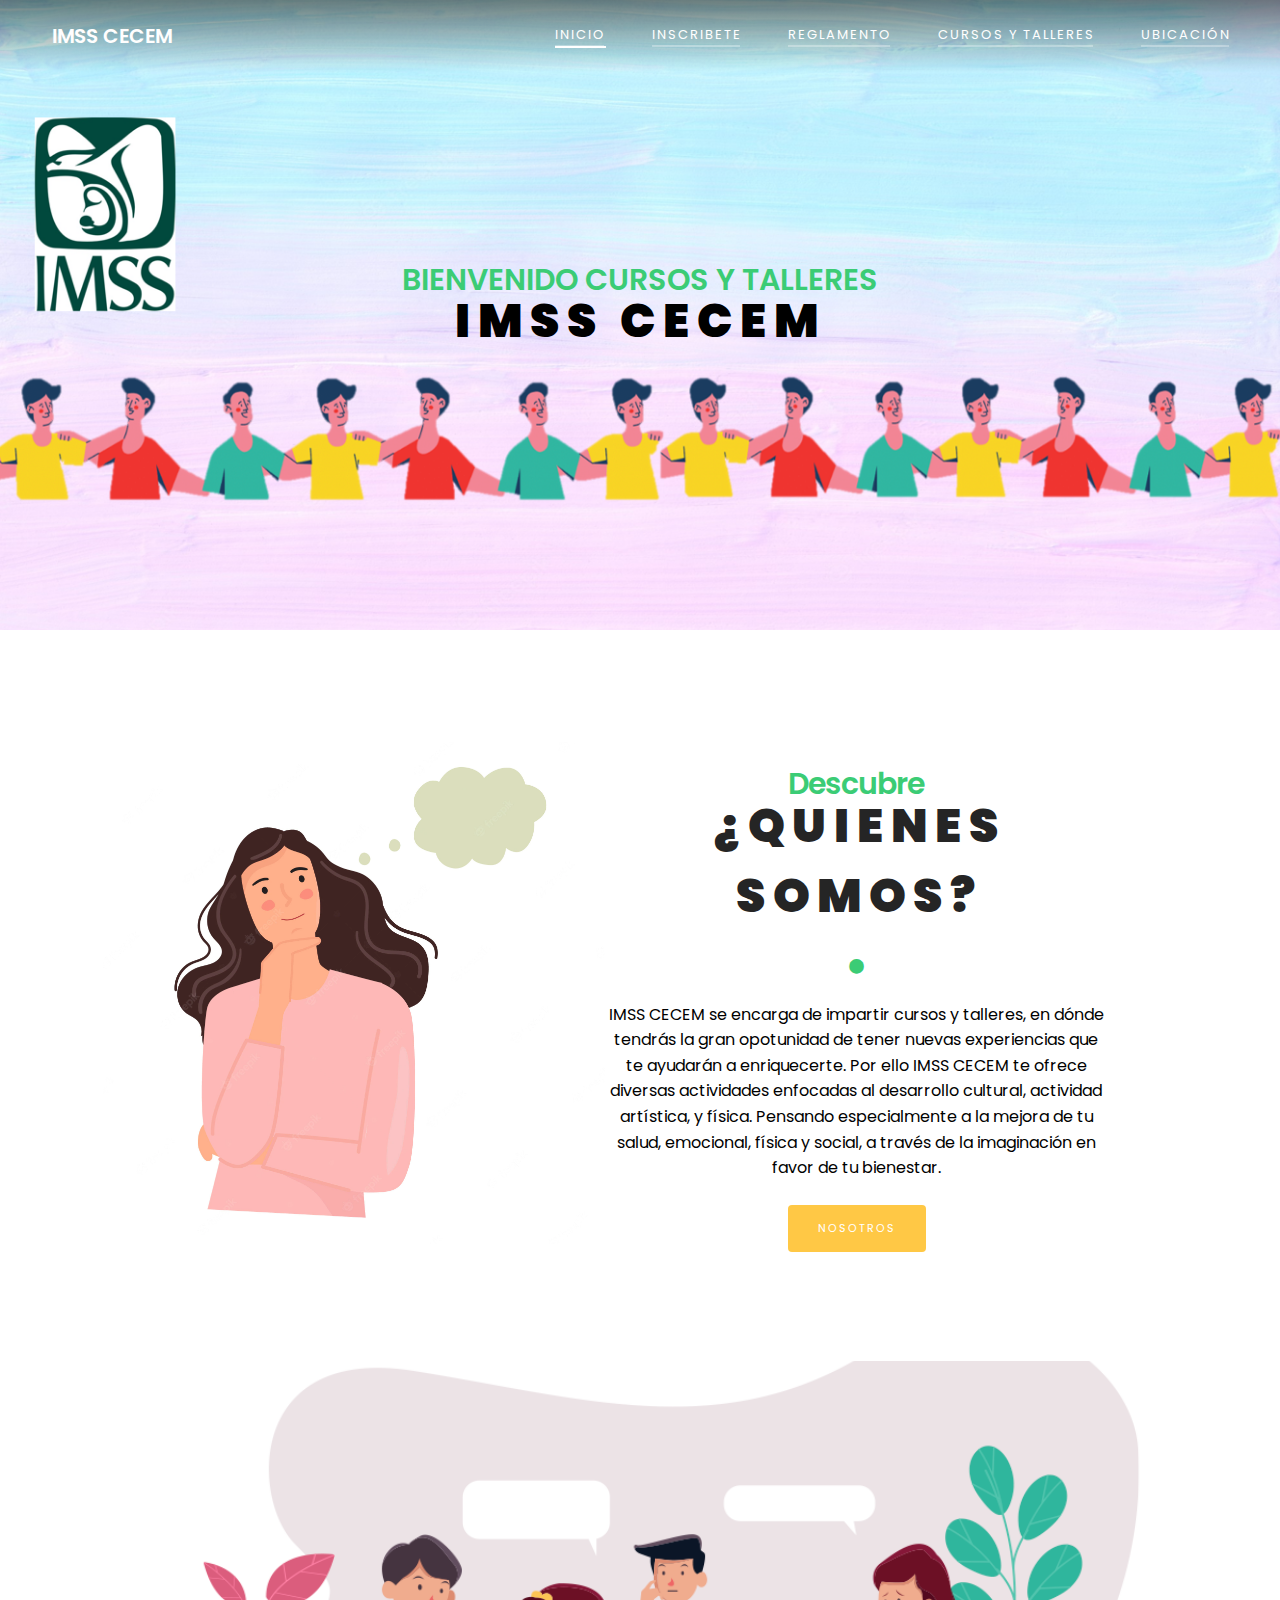
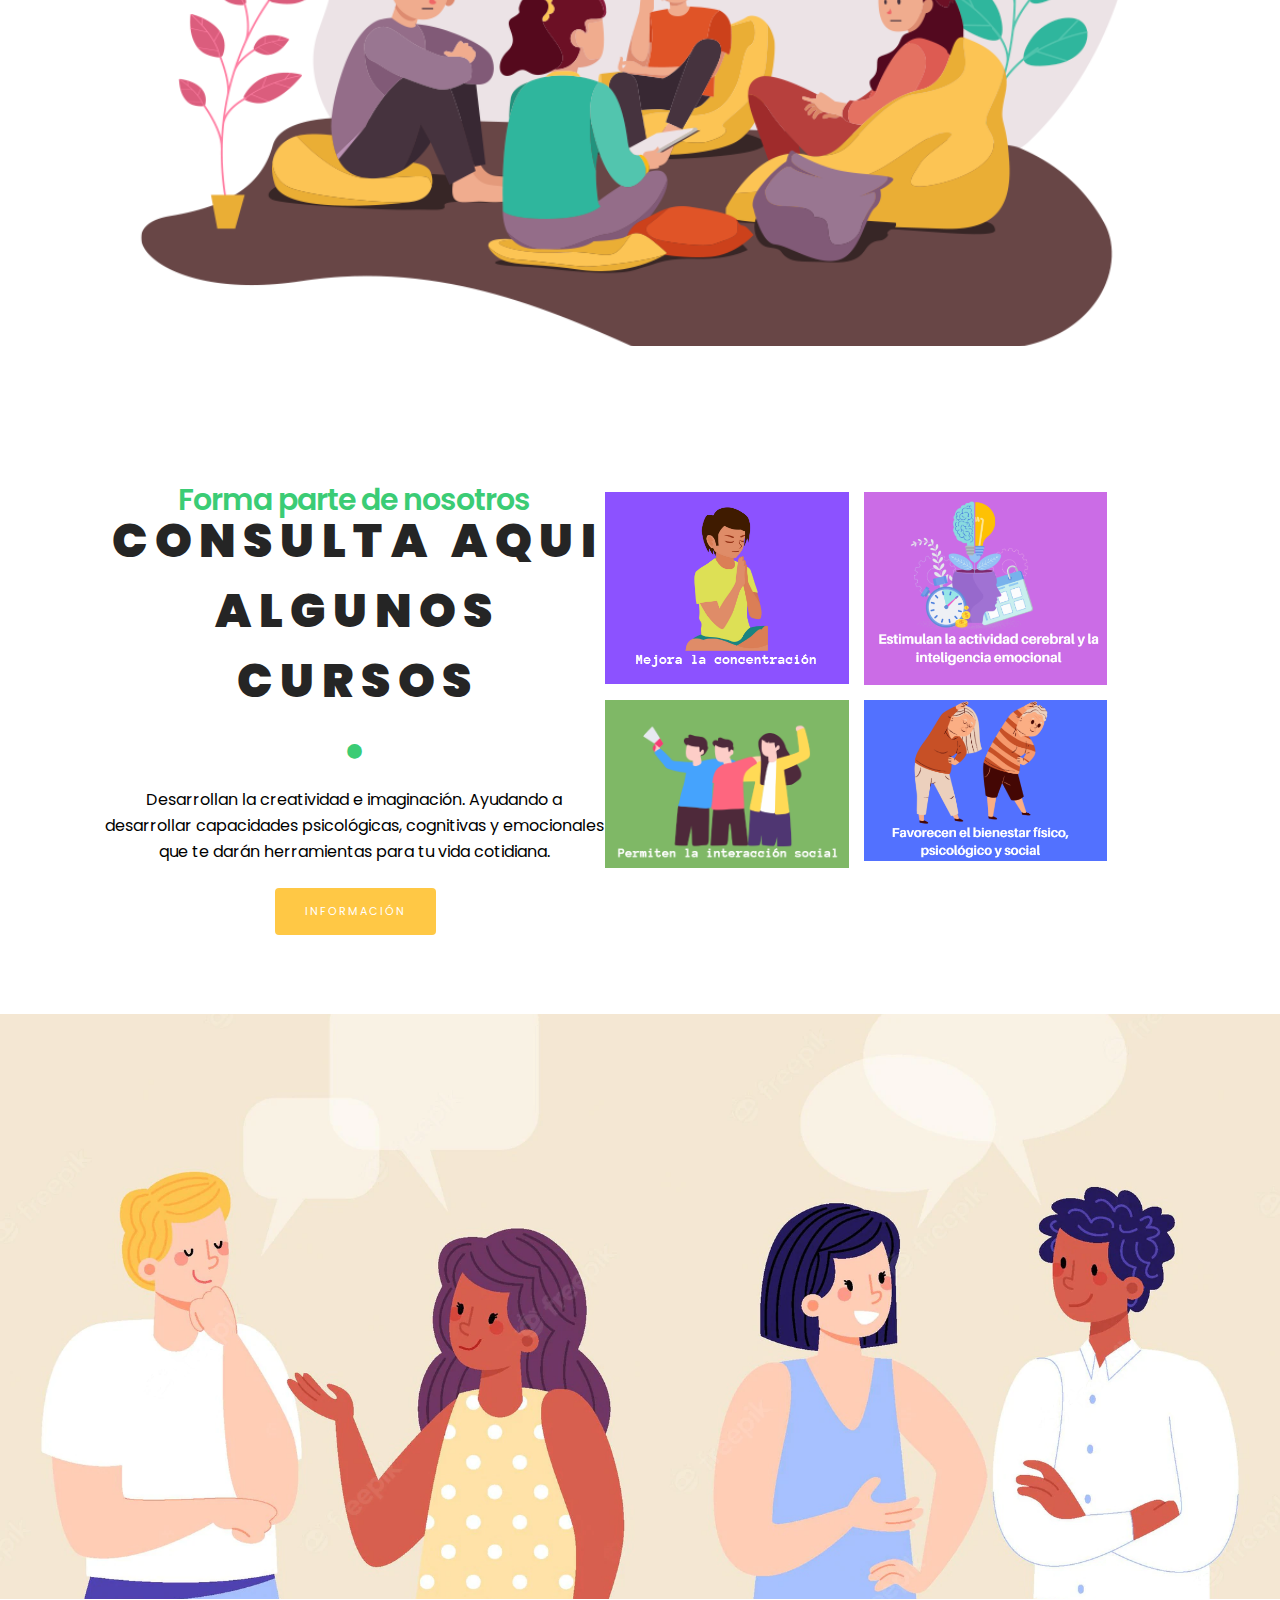
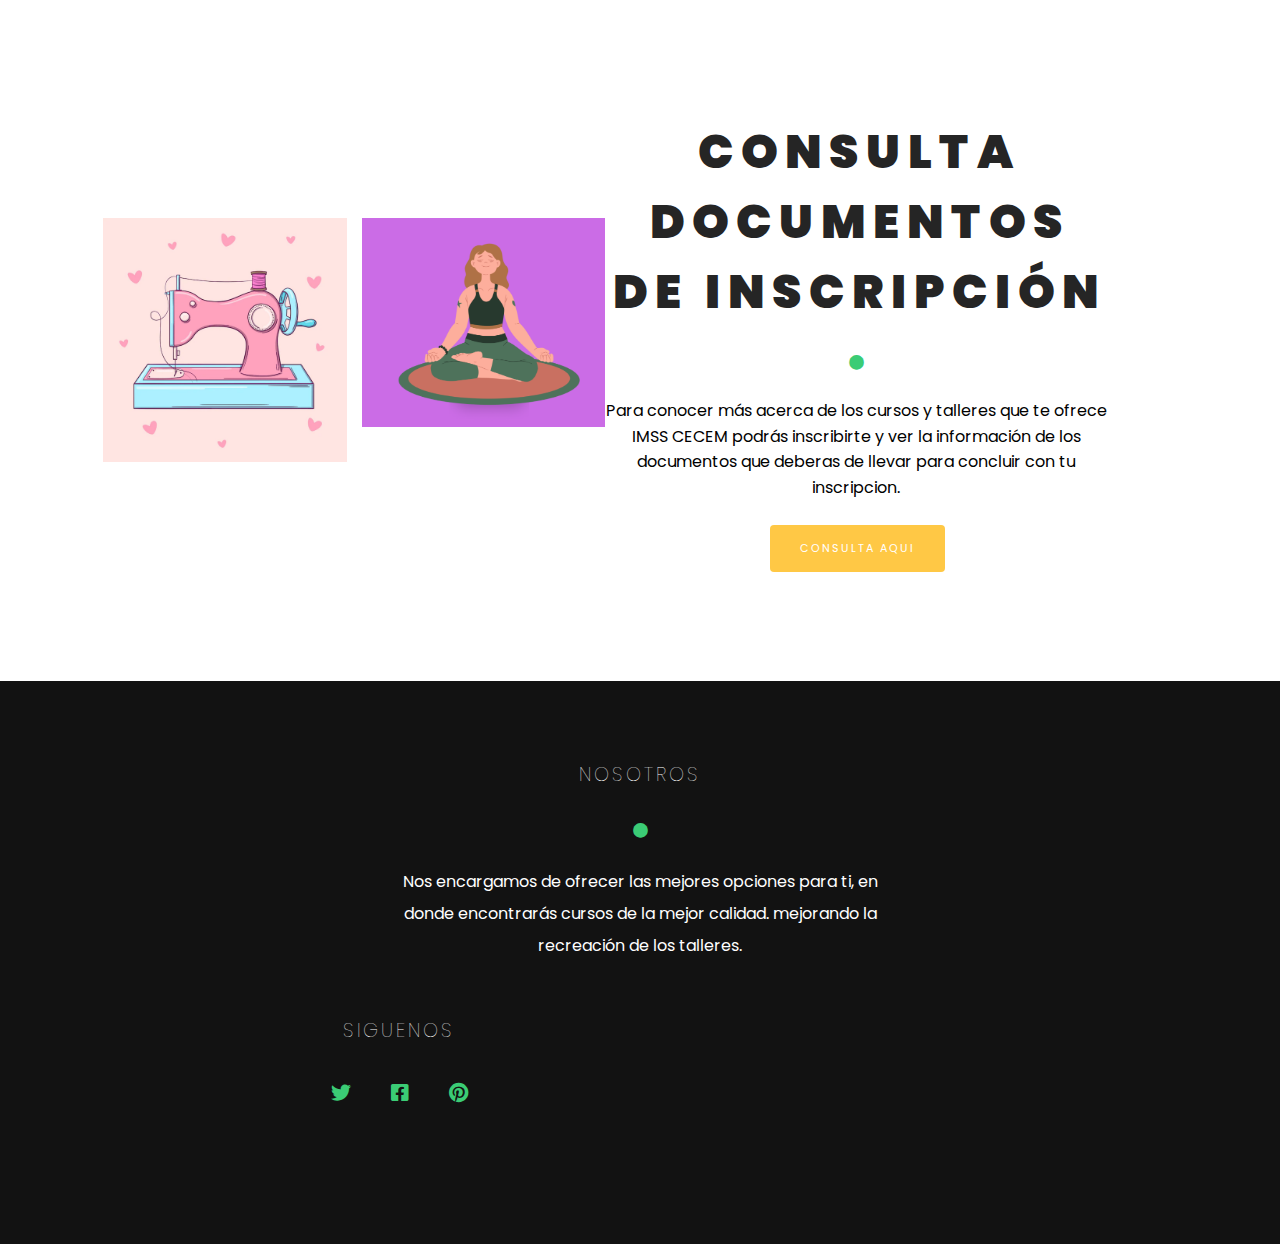
<file: index.html>
<!DOCTYPE html>
<html lang="en">
<head>
    <meta charset="UTF-8">
    <meta http-equiv="X-UA-Compatible" content="IE=edge">
    <meta name="viewport" content="width=device-width, initial-scale=1.0">
    <title>IMSS</title>
    <link rel="stylesheet" href="https://cdnjs.cloudflare.com/ajax/libs/font-awesome/5.11.2/css/all.min.css">
    <link rel="stylesheet" href="css/style.css">
</head>
<body>

    <header>
        <div class="container">
            <nav class="nav">
                <div class="menu-toggle">
                    <i class="fas fa-bars"></i>
                    <i class="fas fa-times"></i>
                </div>
                <a href="#" class="logo">IMSS CECEM</a>
                <ul class="nav-list">
                    <li class="nav-item">
                        <a href="#" class="nav-link active">Inicio</a>
                    </li>
                
                    <li class="nav-item">
                        <a href="paginas/cedula.html" class="nav-link ">Inscribete</a>
                    </li>
                    <li class="nav-item">
                        <a href="reglamento/index.html" class="nav-link ">Reglamento</a>
                    </li>
                
                    <li class="nav-item">
                        <a href="curso/index.html" class="nav-link ">Cursos y talleres</a>
                    </li>
                    <li class="nav-item">
                        <a href="#https://www.google.com.mx/maps/place/CECEM+Salamanca/@20.5718014,-101.2043162,17z/data=!4m6!3m5!1s0x842c85d234e1939b:0xe5991ad66702af55!8m2!3d20.5717964!4d-101.2017413!16s%2Fg%2F11g2vfj46v" class="nav-link ">Ubicación</a>
                    </li>
                </ul>
            </nav>
        </div>
    </header>
    <section class="hero" id="hero">
        <div class="container">
            <h2 class="h2-sub">
                <span class="fil">B</span>IENVENIDO CURSOS Y TALLERES
            </h2>
            <h1 class="head">IMSS CECEM</h1>
    
            </div>
        </div>
    </section>

    <section class="dis-sto">
        <div class="container">
            <div class="res-info">
                <div>
                    <img src="imagenes/pensando.webp" alt="">
                </div>
            
                <div class="res-des pad-rig">
                    <div class="global">
                        <h2 class="h2-sub">
                            <span class="fil">D</span>escubre
                        </h2>
                        <h1 class="head hea-dark">¿Quienes somos?</h1>
                        <div class="circle">
                            <i class="fas fa-circle"></i>
                        </div>
                    </div>
                    <p>
                    IMSS CECEM se encarga de impartir cursos y talleres, en dónde tendrás la gran opotunidad
                    de tener nuevas experiencias que te ayudarán a enriquecerte.
                    Por ello IMSS CECEM te ofrece diversas actividades enfocadas al desarrollo cultural, actividad artística, y física.
                    Pensando especialmente a la mejora de tu salud, emocional, física y social, a través de la imaginación en favor de tu bienestar.
                
                    </p>
                    <a href="video/cecem.webm" class="btn cta-btn">Nosotros</a>
                </div>

            </div>
        </div>
    </section>


    <section class="taste bt">
        <div class="container">
            <div class="global">
                <h2 class="h2-sub">
                    <span class="fil"></span>
                </h2>
            </div>
        </div>
    </section>


    <section class="disco">
        <div class="container">
            <div class="res-info">
                <div class="res-des">
                    <div class="global">
                        <h2 class="h2-sub">
                            <span class="fil">F</span>orma parte de nosotros 
                        </h2>
                        <h1 class="head hea-dark">Consulta aqui algunos cursos</h1>
                        <div class="circle">
                            <i class="fas fa-circle"></i>
                        </div>
                    </div>
                    <p>
                        Desarrollan la creatividad e imaginación.
                    Ayudando a desarrollar capacidades psicológicas, cognitivas y emocionales 
                    que te darán herramientas para tu vida cotidiana.
                    </p>
                    <a href="cursos.webm" class="btn cta-btn">información</a>
                </div>
                <div class="image-group pad-rig">
                    <img src="imagenes/concen.PNG" alt="">
                    <img src="imagenes/ment.PNG" alt="">
                    <img src="imagenes/social.PNG" alt="">
                    <img src="imagenes/fisic.PNG" alt="">
                </div>

            </div>
        </div>
    </section>

    <section class="pb bt">
        <div class="container">
            <div class="global">
                <h2 class="h2-sub">
                    <span class="fil"></span>
                </h2>

            </div>
        </div>
    </section>

    <section>
        <div class="container">
            <div class="res-info">

                <div class="image-group">
                    <img src="imagenes/costura.webp" alt="">
                    <img src="imagenes/yoga.PNG" alt="">
                </div>
                <div class="res-des pad-rig">
                    <div class="global">
                        <h2 class="h2-sub">
                        </h2>
                        <h1 class="head hea-dark">Consulta documentos de inscripción</h1>
                        <div class="circle">
                            <i class="fas fa-circle"></i>
                        </div>
                    </div>
                    <p>
                    Para conocer más acerca de los cursos y talleres que te ofrece IMSS CECEM podrás inscribirte
                    y ver la información de los documentos que deberas de llevar para concluir con tu inscripcion.
                    </p>
                    <a href="paginas/doc/doc.html" class="btn cta-btn">Consulta aqui</a>
                </div>

            </div>
        </div>
    </section>


    <footer>
        <div class="container">
            <div class="footer-content">

                <div class="footer-content-about">
                    <h4>Nosotros</h4>
                    <div class="circle">
                        <i class="fas fa-circle"></i>
                    </div>
                    <p>Nos encargamos de ofrecer las mejores opciones para ti, en donde encontrarás cursos de la mejor calidad.
                        mejorando la recreación de los talleres. </p>
                </div>
                <div class="footer-div">
                    <div class="social-media">
                        <h4>Siguenos</h4>
                        <ul class="social-icons">
                            <li>
                                <a href="#"><i class="fab fa-twitter"></i></a>
                            </li>
                            <li>
                                <a href="https://www.facebook.com/cecem.salamanca.1"><i class="fab fa-facebook-square"></i></a>
                            </li>
                            <li>
                                <a href="https://www.pinterest.com.mx/search/pins/?q=imss&rs=typed"><i class="fab fa-pinterest"></i></a>
                            </li>
                            <li>
                                
                        </ul>
                    </div>
                    <div>
                        
                        </form>
                    </div>
                </div>

            </div>
        </div>
    </footer>

    <script>

        const selectElement = function(element) {
            return document.querySelector(element);
        }


        let menuToggle = selectElement('.menu-toggle');
        let body = selectElement('body');

        menuToggle.addEventListener('click', function(){
            body.classList.toggle('open');
        })

    </script>

    
</body>
</html>
</file>
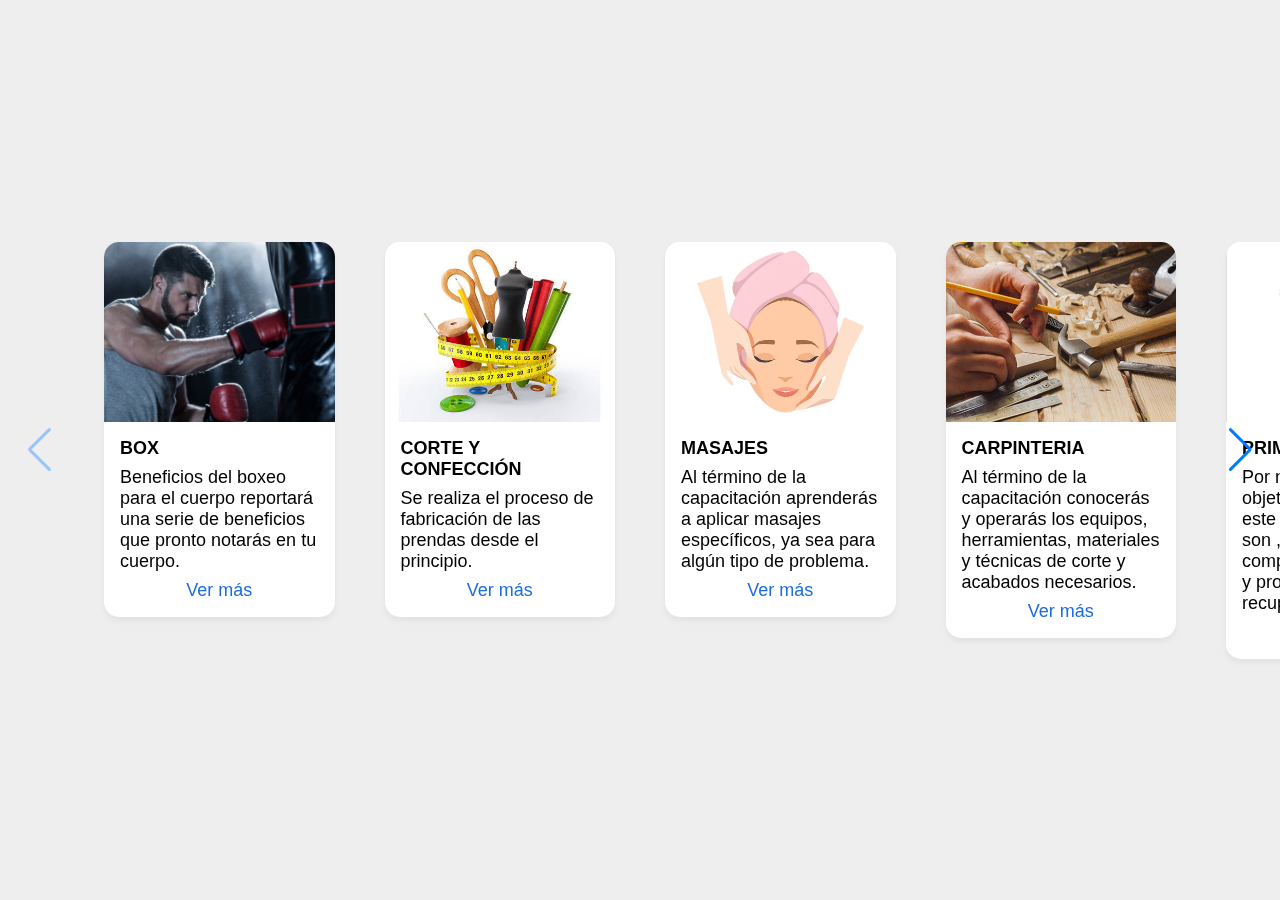
<file: curso/index.html>
<!DOCTYPE html>
<html lang="en">

<head>
    <meta charset="utf-8" />
    <title>Cursos</title>
    <!-- Link Swiper's CSS -->
    <link rel="stylesheet" href="styles.css">
    <link rel="stylesheet" href="https://unpkg.com/swiper/swiper-bundle.min.css" />
</head>

<body>
    <!-- Swiper -->
    <div class="container">
        <div class="swiper-button-next"></div>
        <div class="swiper-button-prev"></div>
        <div class="swiper-container mySwiper">
         
            <div class="swiper-wrapper">
                <div class="swiper-slide">
                    <img src="img/box.webp"
                        alt="">
                    <div class="card-description">
                        <div class="card-title">
                            <h4>BOX</h4>
                        </div>
                        <div class="card-text">
                            <p>
                            Beneficios del boxeo para el cuerpo  reportará una serie de beneficios que pronto notarás en tu cuerpo. 
                            </p>
                        </div>
                        <div class="card-link">
                          <a href="what/index.html">Ver más</a>
                        </div>
                    </div>

                </div>
                <div class="swiper-slide">
                    <img src="img/confeccion.jpg"
                        alt="">
                    <div class="card-description">
                        <div class="card-title">
                            <h4>CORTE Y CONFECCIÓN  </h4>
                        </div>
                        <div class="card-text">
                            <p>Se realiza el proceso de fabricación de las prendas desde el principio. </p>
                        </div>
                        <div class="card-link">
                          <a href="corte/index.html">Ver más</a>
                        </div>
                </div>
            </div>
                <div class="swiper-slide">
                    <img src="img/masaje.webp"
                    alt="">
                <div class="card-description">
                    <div class="card-title">
                        <h4>MASAJES</h4>
                    </div>
                    <div class="card-text">
                        <p>Al término de la capacitación aprenderás a aplicar masajes específicos, ya sea para algún tipo de problema.</p>
                    </div>
                    <div class="card-link">
                      <a href="masaje/index.html">Ver más</a>
                    </div>
                </div>
            </div>
                <div class="swiper-slide">
                    <img src="img/carpinteria.jpg"
                    alt="">
                <div class="card-description">
                    <div class="card-title">
                        <h4>CARPINTERIA</h4>
                    </div>
                    <div class="card-text">
                        <p>Al término de la capacitación conocerás y operarás los equipos, herramientas, materiales y técnicas de corte y acabados necesarios.</p>
                    </div>
                    <div class="card-link">
                      <a href="carpinteria/index.html">Ver más</a>
                    </div>
                </div>
            </div>
                <div class="swiper-slide">
                    <img src="img/auxilios.jpg"
                    alt="">
                <div class="card-description">
                    <div class="card-title">
                        <h4>PRIMEROS AUXILIOS</h4>
                    </div>
                    <div class="card-text">
                        <p>Por norma general, los objetivos que se fijan en este tipo de formación son , evitar complicaciones mayores y propiciar una pronta recuperación.</p>
                    </div>
                    <div class="card-link">
                      <a href="primeros auxilios/index.html">Ver más</a>
                    </div>
                </div>
            </div>
               
                <div class="swiper-slide">
                    <img src="img/uñas.jpg"
                    alt="">
                <div class="card-description">
                    <div class="card-title">
                        <h4>UÑAS</h4>
                    </div>
                    <div class="card-text">
                        <p>Nuestro curso en uñas acrílicas te ofrece la posibilidad de aprender todos los aspectos necesarios para colocarlas profesionalmente</p>
                    </div>
                    <div class="card-link">
                      <a href="uñas/index.html">Ver más</a>
                    </div>
                </div>
            </div>
                </div>
       
            </div>
         
         

        </div>

    </div>
    <!-- Swiper JS -->

    <script src="https://unpkg.com/swiper/swiper-bundle.min.js"></script>
    <script src="app.js"></script>
</body>

</html>
</file>
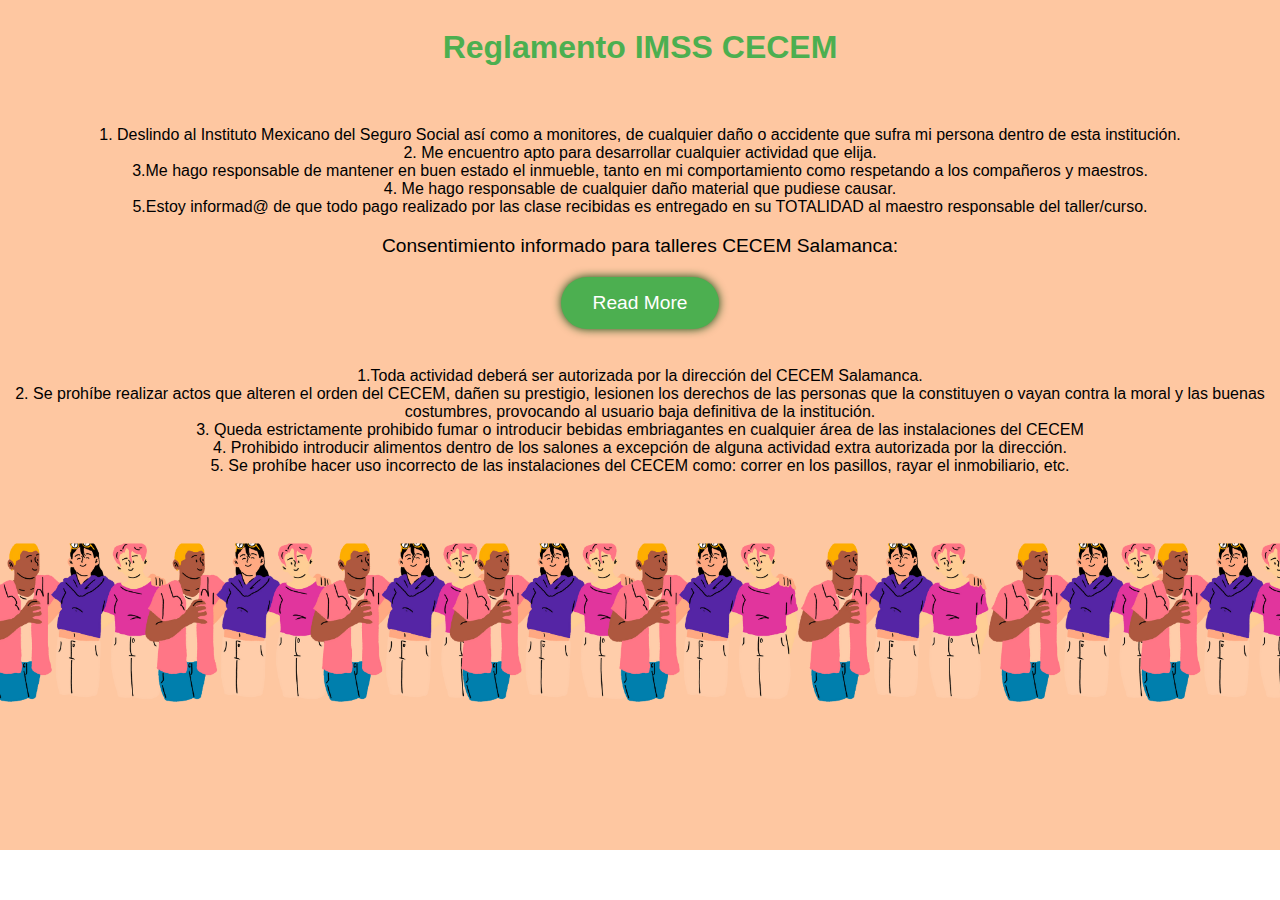
<file: reglamento/index.html>
<!DOCTYPE html>
<html lang="en">
<head>
  <meta charset="UTF-8">
  <meta http-equiv="X-UA-Compatible" content="IE=edge">
  <meta name="viewport" content="width=device-width, initial-scale=1.0">
  <link rel="stylesheet" href="style.css">
  <title>Reglamento</title>
</head>
<body>

  <div class="container">
    <h1>Reglamento IMSS CECEM</h1>

<body bgcolor="#A3E4D7"></body>
    
    <p> <font color="black"> 
    <center>1. Deslindo al Instituto Mexicano del Seguro Social así como a monitores, de cualquier daño o accidente que sufra mi persona dentro de esta institución.</center> 
    <center>2.	Me encuentro apto para desarrollar cualquier actividad que elija.
        <center> 3.Me hago responsable de mantener en buen estado el inmueble, tanto en mi comportamiento como respetando a los compañeros y maestros.</center>
        <center>4.	Me hago responsable de cualquier daño material que pudiese causar.</center>
        <center>5.Estoy informad@ de que todo pago realizado por las clase recibidas es entregado en su TOTALIDAD al maestro responsable del taller/curso.</center> 
        </p>
    </font>
      
    <span class="hide" id="hideText"> 
      <p> <font color="black"> Consentimiento informado para talleres CECEM Salamanca:</p>
      </font> 
    </span>

    <button class="read-more-btn" id="hideText_btn"   >Read More</button>

  </div>
   <div class="container">

    <p> <font color="black"> 
      <center>1.Toda actividad deberá ser autorizada por la dirección del CECEM Salamanca.</center> 
      <center>2.	Se prohíbe realizar actos que alteren el orden del CECEM, dañen su prestigio, lesionen los derechos de las personas que la constituyen o vayan contra la moral y las buenas costumbres, provocando al usuario baja definitiva de la institución.
          <center> 3.	Queda estrictamente prohibido fumar o introducir bebidas embriagantes en cualquier área de las instalaciones del CECEM</center>
          <center>4. Prohibido introducir alimentos dentro de los salones a excepción de alguna actividad extra autorizada por la dirección.</center>
          <center>5.	Se prohíbe hacer uso incorrecto de las instalaciones del CECEM como: correr en los pasillos, rayar el inmobiliario, etc.</center>
      </font>
        
    


    <span class="hideText">
      <p>  <font color="black"> 6.	Todos los usuarios deben utilizar de manera adecuada el material que les proporcione la institución, cualquier daño será responsabilidad del monitor a cargo, causando sanción si se amerita.</p>
      </font>
    </span>

  

  </div>


<script src="java.js"></script>
  
</body>
</html>
</file>
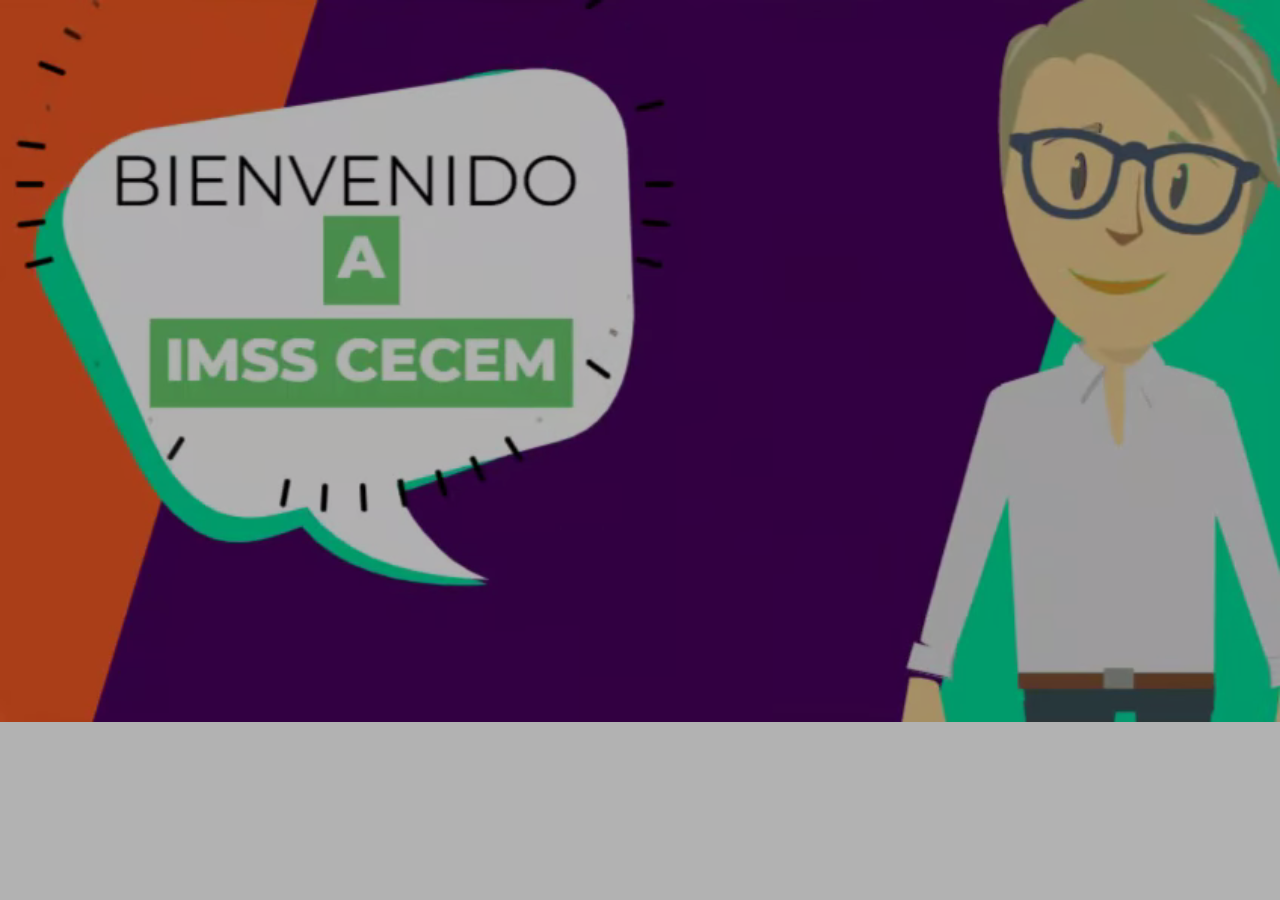
<file: video/index.html>
<!DOCTYPE html>
<html lang="en">
<head>
<meta charset="UTF-8">
<meta http-equiv="X-UA-Compatible" content="IE=edge">
<meta name="viewport" content="width=device-width, initial-scale=1.0">
<link rel="stylesheet" href="style.css">
<title>video backround</title>

</head>

<body>

    <video src="cecem.webm" autoplay muted loop class="backround"></video>

    <div class="content">

    </div>

</body>










</html>
</file>
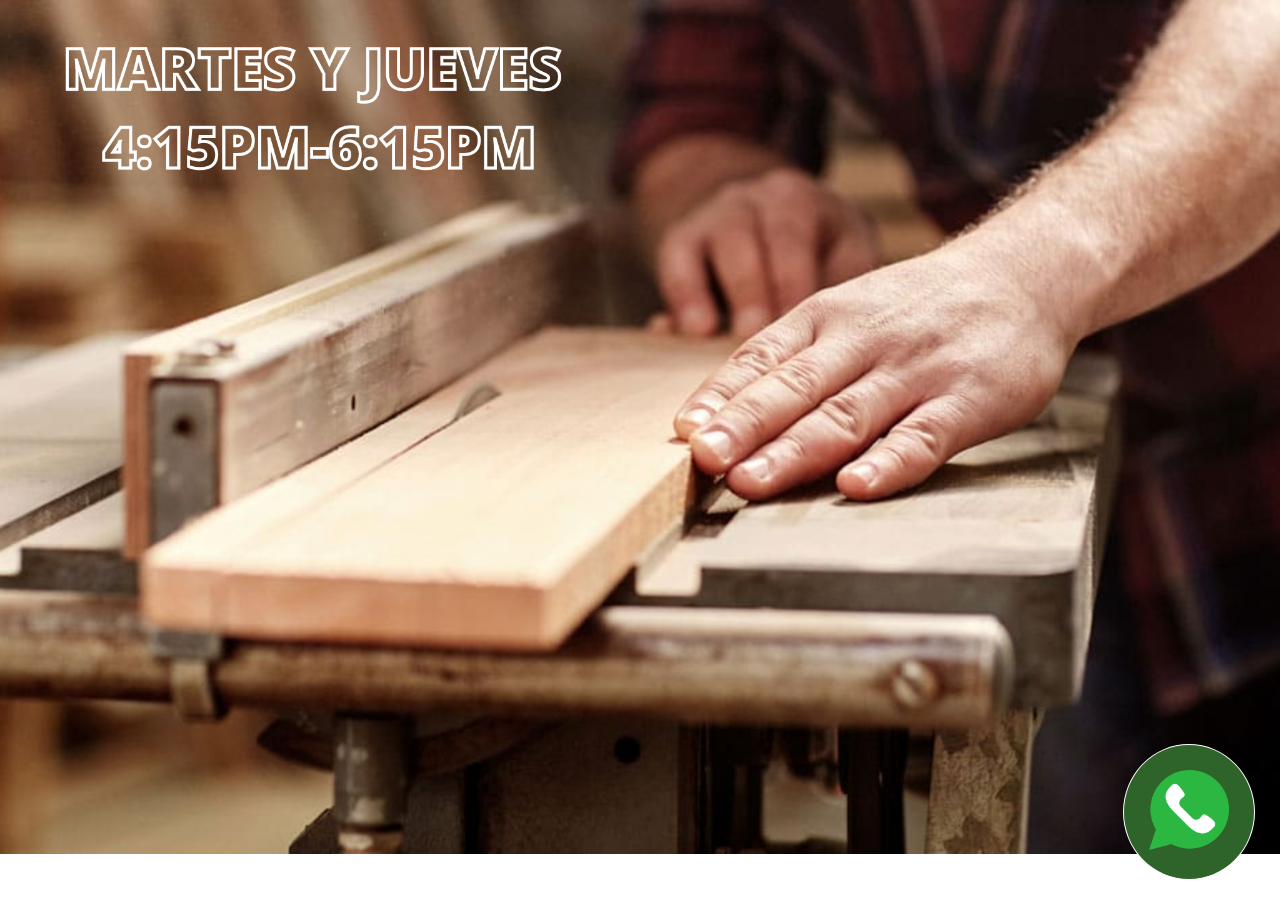
<file: curso/carpinteria/index.html>
<!DOCTYPE html>
<html lang="en">
<head>
    <meta charset="UTF-8">
    <meta http-equiv="X-UA-Compatible" content="IE=edge">
    <meta name="viewport" content="width=device-width, initial-scale=1.0">
    <link rel="stylesheet" href="estilos.css">
    <title>Document</title>
</head>
<body>
    <div class="container-boton">
        <a href="https://wa.me/+524641155480?text=Quiero%20realizar%20un%20proyecto%20web%20php" target="_blank">
            <img class="boton" src="icono.png" alt="">
        </a>
    </div>
</body>
</html>
</file>
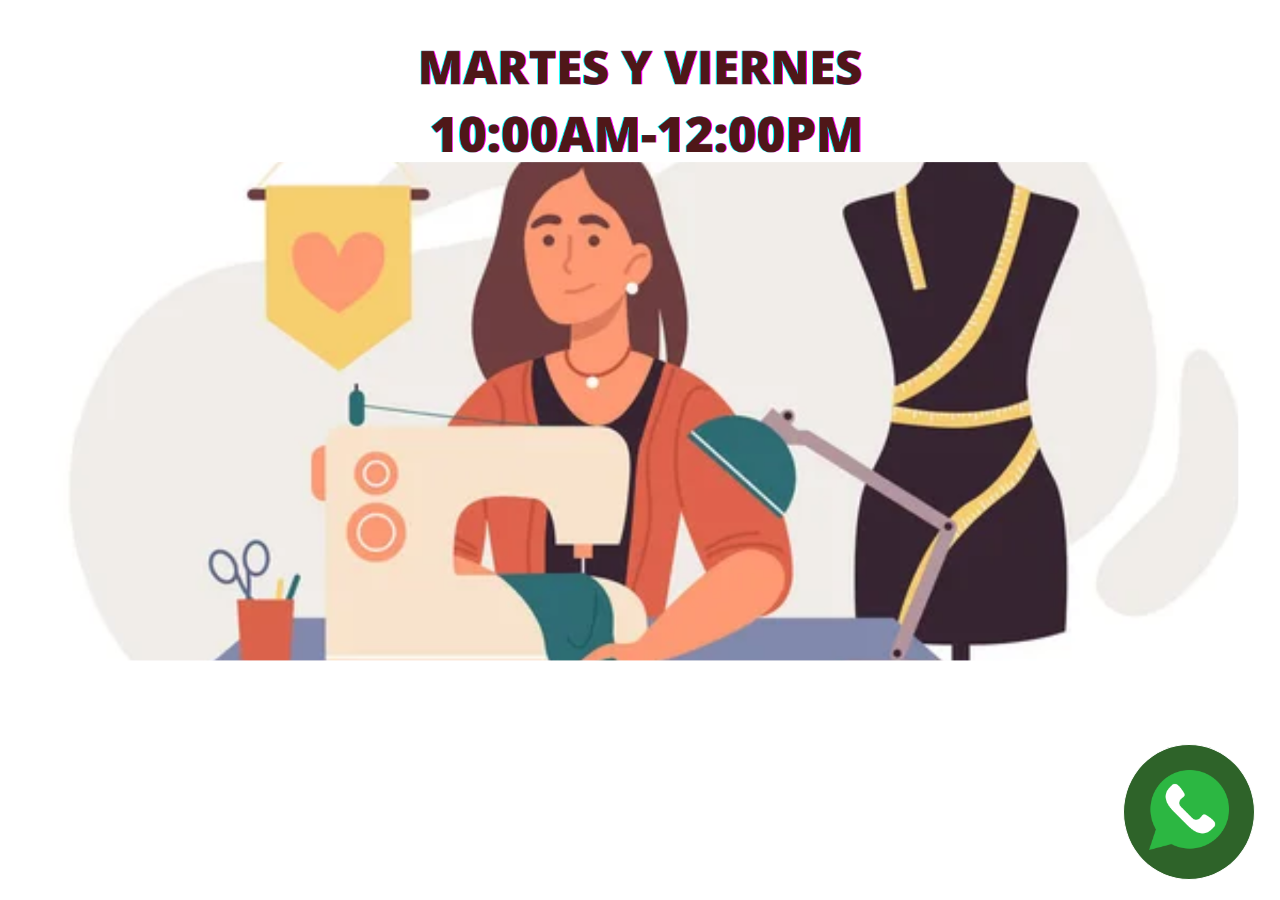
<file: curso/corte/index.html>
<!DOCTYPE html>
<html lang="en">
<head>
    <meta charset="UTF-8">
    <meta http-equiv="X-UA-Compatible" content="IE=edge">
    <meta name="viewport" content="width=device-width, initial-scale=1.0">
    <link rel="stylesheet" href="estilos.css">
    <title>Document</title>
</head>
<body>
    <div class="container-boton">
        <a href="https://wa.me/+524641155480?text=hola me podría dar informes%20acerca%20%20del%20curso%20" target="_blank">
            <img class="boton" src="icono.png" alt="">
        </a>
    </div>
</body>
</html>
</file>
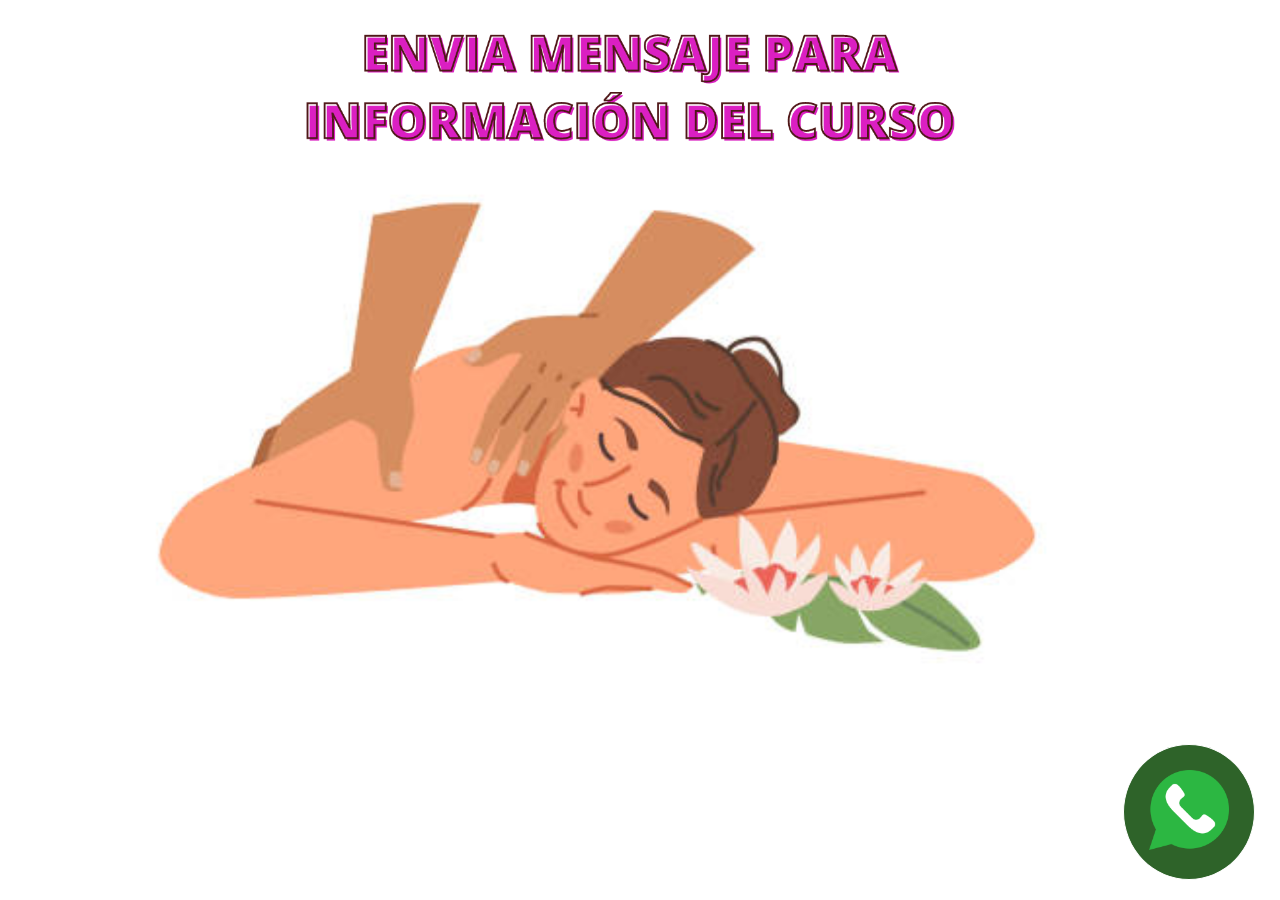
<file: curso/masaje/index.html>
<!DOCTYPE html>
<html lang="en">
<head>
    <meta charset="UTF-8">
    <meta http-equiv="X-UA-Compatible" content="IE=edge">
    <meta name="viewport" content="width=device-width, initial-scale=1.0">
    <link rel="stylesheet" href="estilos.css">
    <title>Document</title>
</head>
<body>
    <div class="container-boton">
        <a href="https://wa.me/+524646523011?text=Hola%20me podría dar informes %20acerca%20del curso?%20%20" target="_blank">
            <img class="boton" src="icono.png" alt="">
        </a>
    </div>
</body>
</html>
</file>
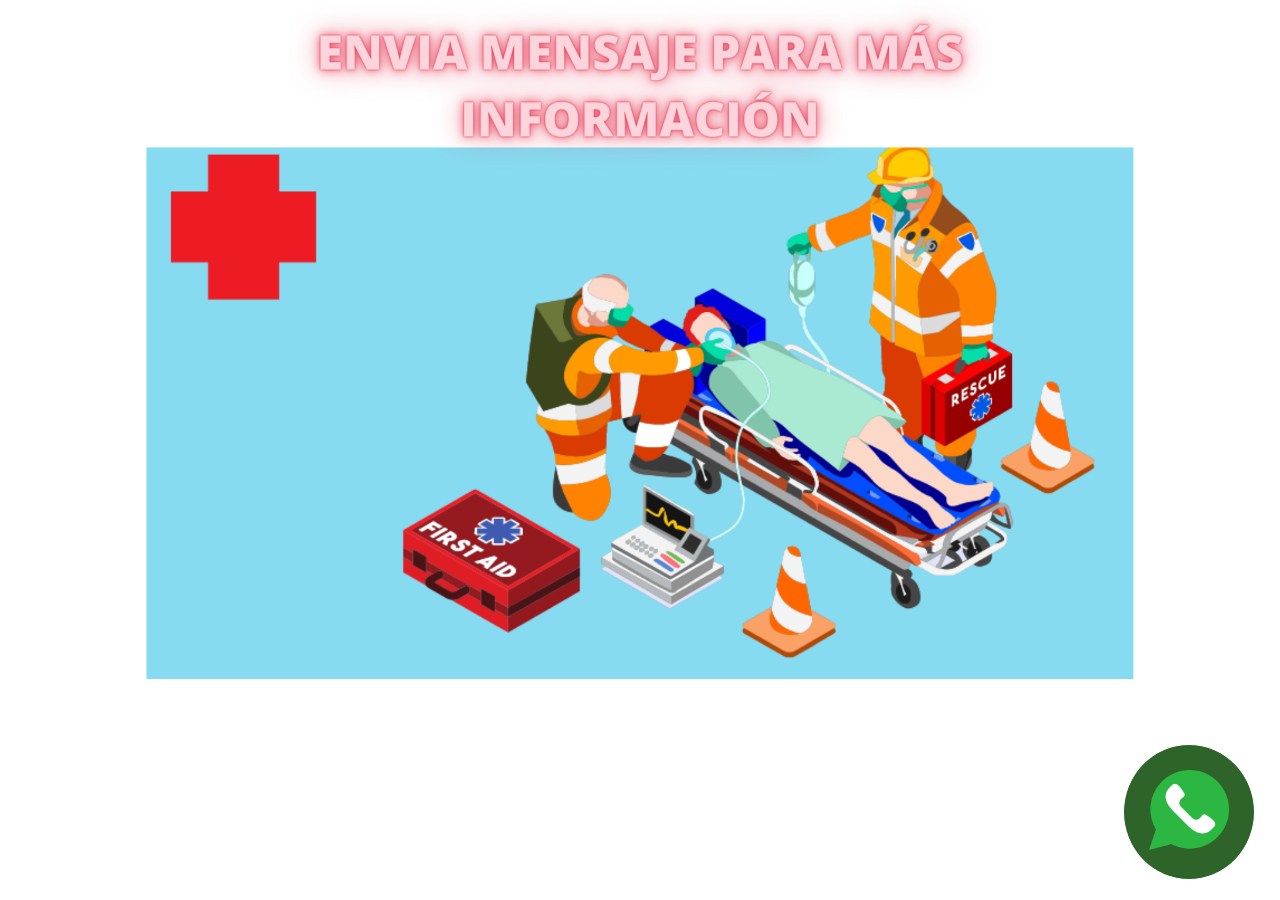
<file: curso/primeros auxilios/index.html>
<!DOCTYPE html>
<html lang="en">
<head>
    <meta charset="UTF-8">
    <meta http-equiv="X-UA-Compatible" content="IE=edge">
    <meta name="viewport" content="width=device-width, initial-scale=1.0">
    <link rel="stylesheet" href="estilos.css">
    <title>Document</title>
</head>
<body>
    <div class="container-boton">
        <a href="https://wa.me/+524641080473?text=hola%20me podría %20dar %20informes acerca del curso?%20%20" target="_blank">
            <img class="boton" src="icono.png" alt="">
        </a>
    </div>
</body>
</html>
</file>
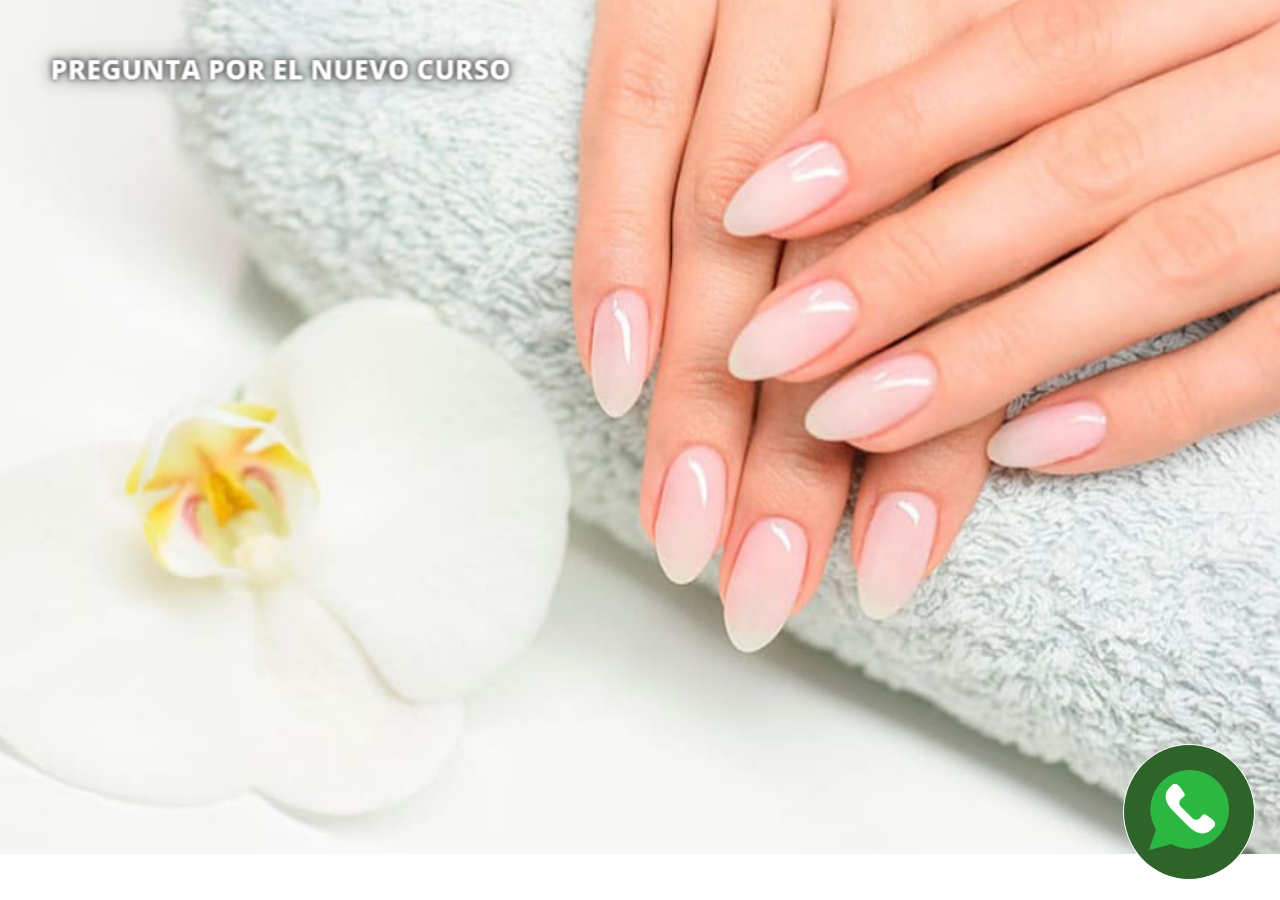
<file: curso/uñas/index.html>
<!DOCTYPE html>
<html lang="en">
<head>
    <meta charset="UTF-8">
    <meta http-equiv="X-UA-Compatible" content="IE=edge">
    <meta name="viewport" content="width=device-width, initial-scale=1.0">
    <link rel="stylesheet" href="estilos.css">
    <title>Document</title>
</head>
<body>
    <div class="container-boton">
        <a href="https://wa.me/+524641067124?text=Hola%20me podría dar %20informes%20del%20curso%20" target="_blank">
            <img class="boton" src="icono.png" alt="">
        </a>
    </div>
</body>
</html>
</file>
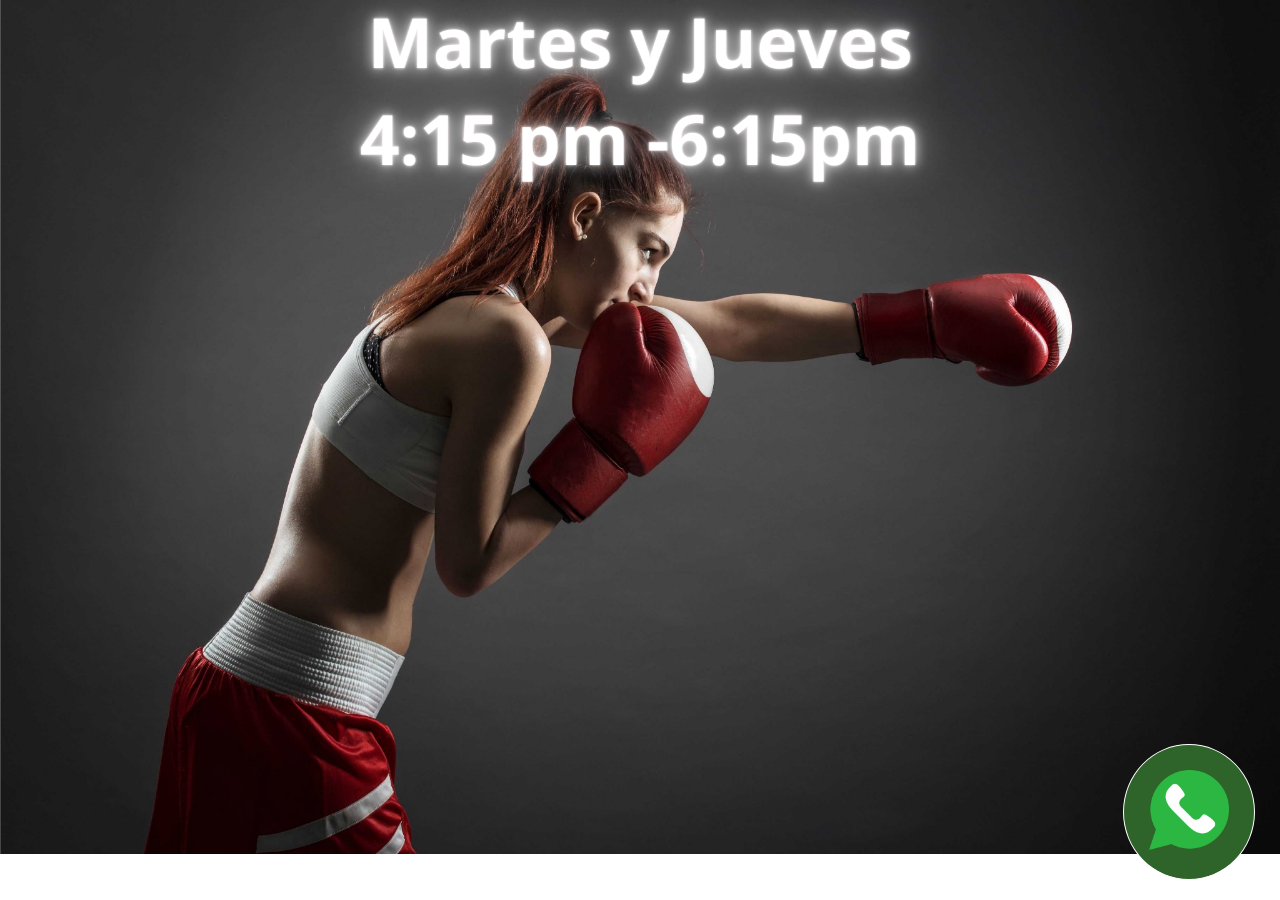
<file: curso/what/index.html>
<!DOCTYPE html>
<html lang="en">
<head>
    <meta charset="UTF-8">
    <meta http-equiv="X-UA-Compatible" content="IE=edge">
    <meta name="viewport" content="width=device-width, initial-scale=1.0">
    <link rel="stylesheet" href="estilos.css">
    <title>Document</title>
</head>
<body>
    <div class="container-boton">
        <a href="https://wa.me/+524641818198?text=Hola%20me podria dar %20información%20del curso?%20%20" target="_blank">
            <img class="boton" src="icono.png" alt="">
        </a>
    </div>
</body>
</html>
</file>
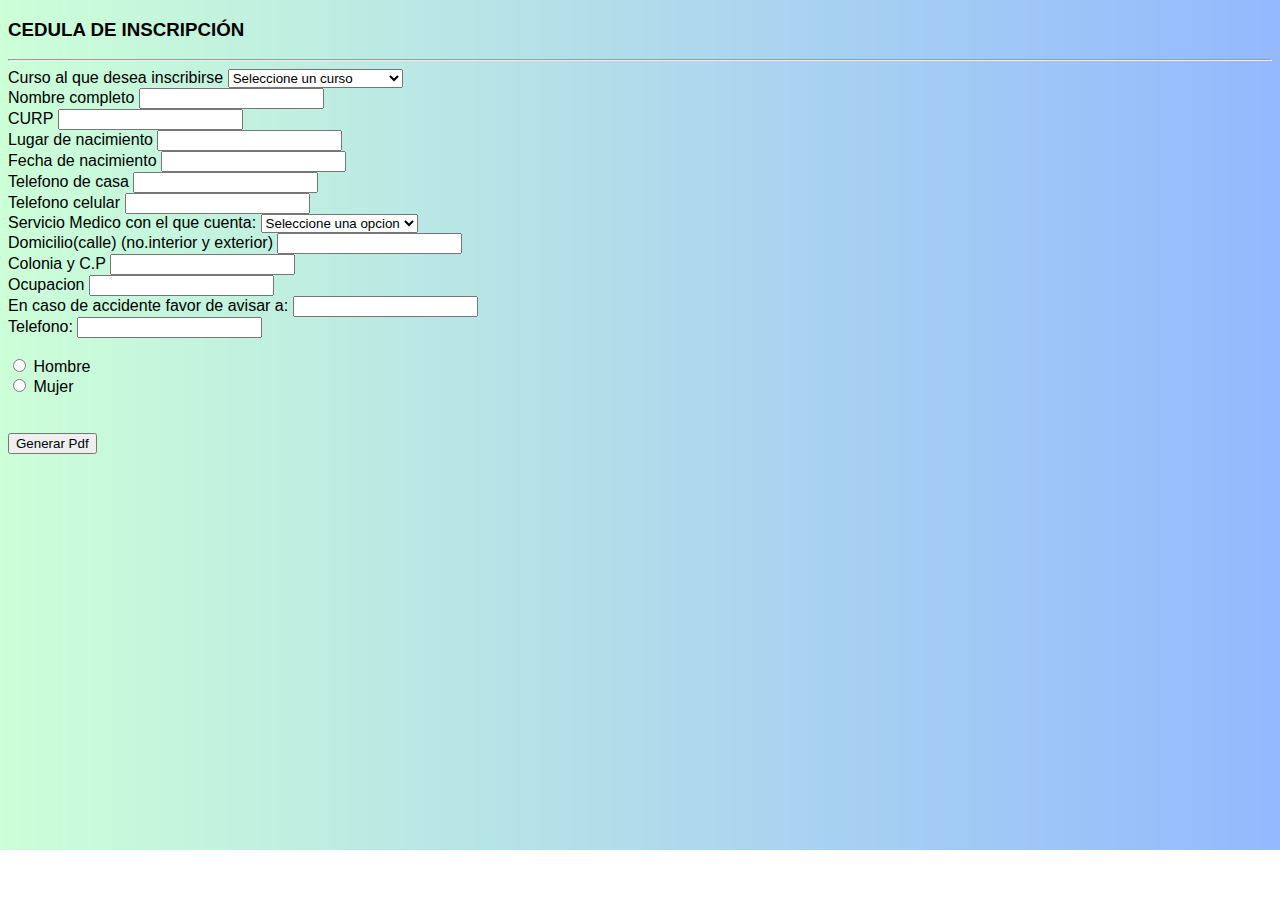
<file: paginas/cedula.html>
<!DOCTYPE html>
<html lang="en">

<head>
    <meta charset="UTF-8">
    <meta http-equiv="X-UA-Compatible" content="IE=edge">
    <meta name="viewport" content="width=device-width, initial-scale=1.0">
    <title>INSCRIPCION</title>
    <link href="https://cdn.jsdelivr.net/npm/bootstrap@5.0.0-beta2/dist/css/bootstrap.min.css" rel="stylesheet"
        integrity="sha384-BmbxuPwQa2lc/FVzBcNJ7UAyJxM6wuqIj61tLrc4wSX0szH/Ev+nYRRuWlolflfl" crossorigin="anonymous">

</head>
<body>
    
</body>
<body>
    <div class="container mt-4">
        <div class="row">
            
            <div class="col-md-8 offset-md-2">                
                <h3 id="titulo">CEDULA DE INSCRIPCIÓN</h3>
                <hr>
                <form id="form">
                    <div class="mb-3">
                        <label for="Curso al que desea inscribirse" class="form-label">Curso al que desea inscribirse</label>
                        <select class="form-select" id="curso">
                            <option value="">Seleccione un curso</option>
                            <option value="YOGA">YOGA</option>
                            <option value="KARATE">BOX
                            </option>
                            <option value="ZUMBA">ZUMBA
                            </option>
                            <option value="GUITARRA">GUITARRA
                            </option>
                            <option value="CORTE Y CONFECCION">CORTE Y CONFECCIÓN</option>
                            <option value="APOYO ESCOLAR">APOYO ESCOLAR</option>
                            <option value="RITMOS LATINOS">RITMOS LATINOS</option>
                            <option value="CARPINTERIA">CARPINTERIA</option>
                            <option value="PRIMEROS AUXILIOS">PRIMEROS AUXILIOS</option>
                             <option value="DANZON">DANZON</option>
                             <option value="APLICACION DE UÑAS">APLICACIÓN DE UÑAS</option>
                             <option value="APLICACION DE UÑAS">LIMALAMA</option>
                             <option value="APLICACION DE UÑAS">YOGA</option>
                             <option value="APLICACION DE UÑAS">PASTA FLEXIBLE</option>
                             <option value="APLICACION DE UÑAS">TAICHI</option>
                             <option value="APLICACION DE UÑAS">ZUMBA</option>
                             <option value="APLICACION DE UÑAS">HAWAIANO</option>
                             <option value="APLICACION DE UÑAS">TEJIDO</option>
                             <option value="APLICACION DE UÑAS">BOX</option>
                             <option value="APLICACION DE UÑAS">ZUMBA KIDS</option>
                             
                          
                            </option>
                        

                        </select>
                    </div>

                    <div class="row mb-3">
                        <div class="col-md-6">
                            <label for="Nombre completo" class="form-label">Nombre completo</label>
                            <input type="text" class="form-control" id="NombreCompleto">
                        </div>
                        <div class="row mb-3">
                            <div class="col-md-6">
                                <label for="CURP" class="form-label">CURP</label>
                                <input type="text" class="form-control" id="curp">
                            </div>
                        
                    </div>

                    <div class="mb-3">
                        <label for="Lugar de nacimiento" class="form-label">Lugar de nacimiento</label>
                        <input type="text" class="form-control" id="Lugarnacimiento">
                    </div>

                    <div class="row mb-3">
                        <div class="col-md-6">
                            <label for="Fecha de nacimiento" class="form-label">Fecha de nacimiento</label>
                            <input type="text" class="form-control" id="Fecha_de_nacimiento">
                        </div>
                        
                    <div class="row mb-3">
                        <div class="col-md-6">
                            <label for="Telefono de casa" class="form-label">Telefono de casa</label>
                            <input type="text" class="form-control" id="Telefono_de_casa">
                        </div>
                        
                        <div class="col-md-6">
                            <label for="Telefono de celular" class="form-label">Telefono celular</label>
                            <input type="text" class="form-control" id="Telefono_de_celular">
                        </div>
                    </div>

                   
                        <div class="col-md-10">
                            <div>
                                <label for="Servicio Medico con el que cuenta" class="form-label">Servicio Medico con el que cuenta:</label>
                                <select class="form-select" id="Servicio_Medico_con_el_que_cuenta">
                                    <option value="0">Seleccione una opcion</option>
                                    <option value="IMSS">IMSS</option>
                                    <option value="ISSTE">ISSTE</option>
                                    <option value="PEMEX">PEMEX</option>
                                    <option value="Otro">Otro</option>
                                </select>
                            </div>
                        </div>
                    </div>


                    <div class="mb-3">
                        <label for="Domicilio" class="form-label">Domicilio(calle) (no.interior y exterior)</label>
                        <input type="Domicilio" class="form-control" id="Domicilio">
                    </div>

                    <div class="mb-3">
                        <label for="Colonia y C.P" class="form-label">Colonia y C.P</label>
                        <input type="text" class="form-control" id="Colonia_y_CP">
                    </div>

                    <div class="mb-3">
                        <label for="Ocupacion" class="form-label">Ocupacion</label>
                        <input type="text" class="form-control" id="Ocupacion">
                    </div>

                    <div class="mb-3">
                        <label for="En caso de accidente favor de llamar a: " class="form-label">En caso de accidente favor de avisar a:</label>
                        <input type="text" class="form-control" id="En_caso_de_accidente">
                    </div>

                    <div class="col-md-6">
                        <label for="Telefono" class="form-label">Telefono:</label>
                        <input type="text" class="form-control" id="Telefono">
                    </div>
                    <br>
 
                    <div class="row mb-3">
                    
                        <div class="form-check form-check-inline">
                            <input class="form-check-input" type="radio" name="inlineRadioOptions" id="inlineRadio1" value="option1">
                            <label class="form-check-label" for="inlineRadio1">Hombre</label>
                        </div>
                        <div class="form-check form-check-inline">
                            <input class="form-check-input" type="radio" name="inlineRadioOptions" id="inlineRadio2" value="option2">
                            <label class="form-check-label" for="inlineRadio2">Mujer</label>
                        </div>
                    <div>
                        <h3></h3>
                        <br>
                    </div>    

            
                    <button id="buttonUno">Generar Pdf</button>
                </form>

            </div>
        </div>
    </div>
    <link rel="stylesheet" href="styl.css">
<script src="./jspdf.min.js"></script>
<script src="./convertirpdf.js"></script>
</body>

</html>
</file>
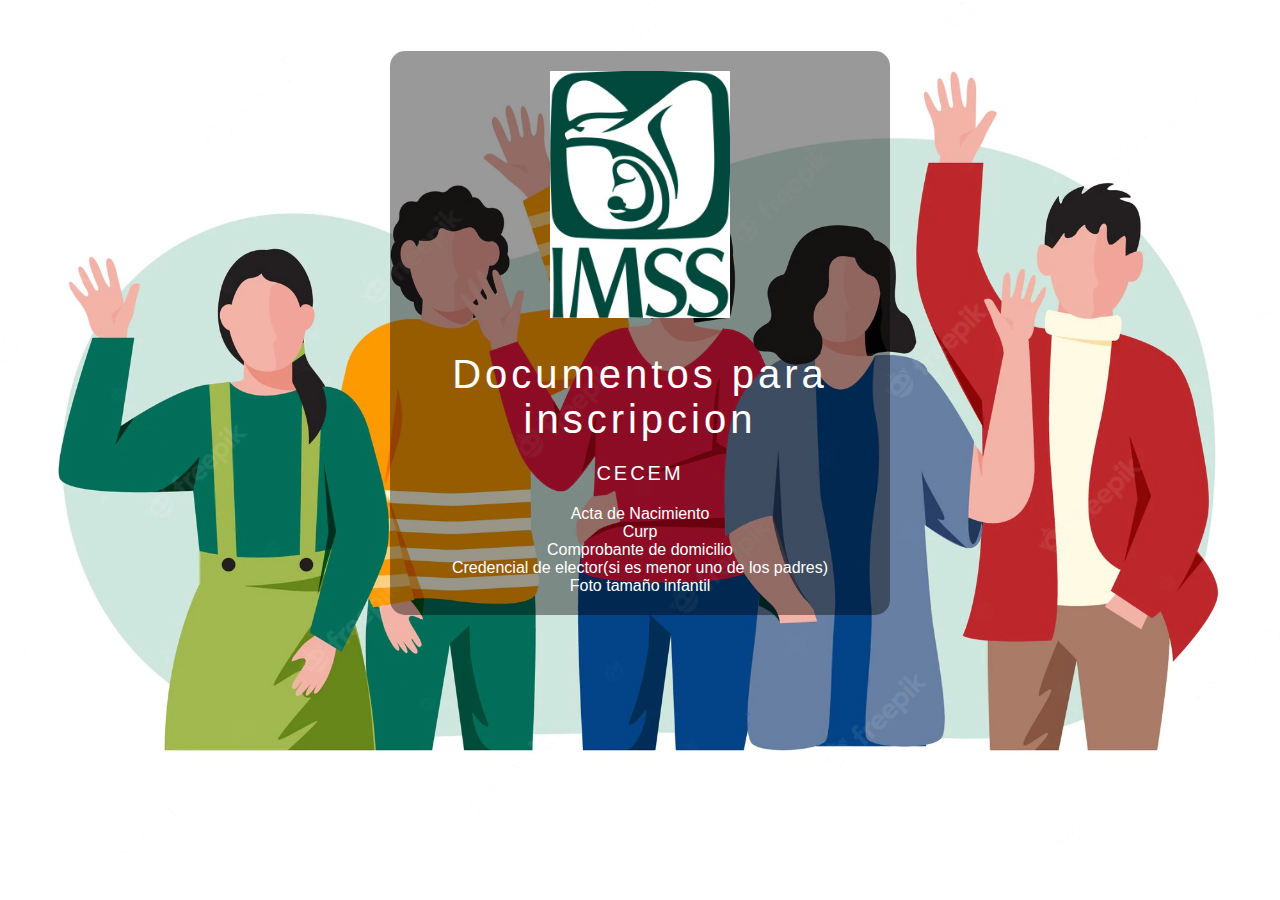
<file: paginas/doc/doc.html>
<!DOCTYPE html>
<html lang="en">
<head>
    <meta charset="UTF-8">
    <meta name="viewport" content="width=device-width, initial-scale=1.0">
    <meta http-equiv="X-UA-Compatible" content="ie=edge">
    <title>Doc</title>
    <link rel="stylesheet" href="style.css">
</head>
    <body>
     <section class="box">
<img src="imag/IMSS.jpg" width="180" alt="" class="box-imag">
<h1>Documentos para inscripcion</h1>
<h2>CECEM</h2>
<center>Acta de Nacimiento</center> 
<center>Curp</center>
<center>Comprobante de domicilio</center>
<center>Credencial de elector(si es menor uno de los padres)</center>
<center>Foto tamaño infantil</center>

     </section>
    
    </body>
</html>
</file>
<file: css/style.css>
@import url('https://fonts.googleapis.com/css2?family=Poppins:ital,wght@0,200;0,300;0,400;0,500;0,600;1,200;1,300;1,400&display=swap');


/*Globales*/
*,
*::before,
*::after {
    margin: 0;
    padding: 0;
    box-sizing: border-box;
}

html {
    font-family: 'Poppins', sans-serif;
    font-size: 10px;
    color: #000;
    scroll-behavior: smooth;
}

body {
    overflow-x: hidden;
}

section {
    padding: 3.9rem 0;
    overflow: hidden;
}

img {
    width: 100%;
    max-width: 100%;
}

a {
    text-decoration: none;
}

p {
    font-size: 1.6rem;
}

.container {
    width: 100%;
    max-width: 122.5rem;
    margin:  0 auto;
    padding: 0 2.4rem;
}

/*Header*/
header {
    width: 100%;
    position: absolute;
    top: 0;
    left: 0;
    z-index: 1;
    background-image: linear-gradient(to bottom, rgba(0,0,0,.5), transparent);
}
.nav {
    height: 7.2rem;
    display: flex;
    align-items: center;
    justify-content: center;
}

.menu-toggle {
    color: rgb(179, 217, 247);
    font-size: 2.2rem;
    position: absolute;
    top: 50%;
    transform: translateY(-50%);
    right: 2.5rem;
    cursor: pointer;
    z-index: 1500;
}

.fa-times {
    display: none;
}

.nav-list {
    list-style: none;
    position: fixed;
    top: 0;
    left: 0;
    width: 80%;
    height: 100vh;
    background-color: #252525;
    padding: 4.4rem;
    display: flex;
    flex-direction: column;
    justify-content: space-around;
    z-index: 1250;
    transform: translateX(-100%);
   
}

.nav::before {
    content: '';
    position: fixed;
    top: 0;
    left: 0;
    width: 100vw;
    height: 100vh;
    background-color: rgba(0, 0, 0, .8);
    z-index: 1000;
    opacity: 0;
    transform: scale(0);
    transition: opacity .5s;

}

.open .fa-times {
    display: block;
}

.open .fa-bars {
    display: none;
}

.open .nav-list {
    transform: translateX(0);
}
.open .nav::before{
    opacity: 1;
    transform: scale(1);
}

.logo {
    color: rgb(255, 254, 254);
    font-size: 2rem;
    font-weight: 600;
}

.nav-item {
    border-bottom: 2px solid rgba(255, 255, 255, .3);
}

.nav-link {
    display: block;
    color: #fff;
    text-transform: uppercase;
    font-size: 1.6rem;
    letter-spacing: 2px;
    margin-right: -2px;
}

.nav-link:hover {
    color: #3bcc75;
}

/*Hero*/


.hero {
    width: 100%;
    height: 70vh;
    background: url("../imagenes/log.PNG") center no-repeat;
    background-size: cover;
    display: flex;
    align-items: center;
    text-align: center;
}

.h2-sub {
    font-size: 3rem;
    font-family: 'Poppins', sans-serif;
    color: #3bcc75;
    font-weight: 600;
    line-height: .4;
}

.fil {
    text-transform: uppercase;
    font-size: 3rem;
}

.head {
    color: rgb(0, 0, 0);
    font-size: 3.7rem;
    font-family: 'Poppins', sans-serif;
    text-transform: uppercase;
    font-weight: 900;
    letter-spacing: .5rem;
}

.circle {
    font-size: 1.5rem;
    color: #3bcc75;
    margin: 0 1.6rem;
}

.he-des h5 {
    color: #fff;
    font-size: 1.4rem;
    font-weight: 100;
    text-transform: uppercase;
    margin-bottom: 1.2rem;
    letter-spacing: 3px;
    margin-right: -3px;
}

.btn {
    display: inline-block;
    text-transform: uppercase;
    letter-spacing: 2px;
    margin-right: -2px;
}

.cta-btn {
    font-size: 1.1rem;
    background-color: #ffc845;
    padding: 1.5rem 3rem;
    color: #fff;
    border-radius: .4rem;
}
.cta-btn:hover,
.cta-btn:focus {
    color: #fff;
    background-color: #3bcc75;
}


.global {
    text-align: center;
    margin-top: 3.9rem;
}

.dis-sto .global {
    margin-top: 6.9rem;
}

.global .circle {
    color: #3bcc75;
    margin: 2.4rem 0;
}

.hea-dark {
    color: #252525;
    letter-spacing: .7rem;
    margin-right: -.7rem;
}

.global .h2-sub {
    letter-spacing: -1px;
    line-height: .42;
}

.res-info {
    text-align: center;
}

.res-des {
    margin-bottom: 3rem;
}

.res-des p {
    line-height: 1.6;
    margin-bottom: 2.4rem
}


/*menu*/

.taste {
    background: url("../imagenes/personas.png") center no-repeat;
    background-size: cover;
}

.bt {
    min-height: 65vh;
    display: flex;
    align-items: center;
}


/*platillos*/

.image-group {
    display: grid;
    grid-template-columns: repeat(2, 1fr);
    grid-gap: 1.5rem;
}

.disco .res-des {
    padding-top: 3rem;
    margin-bottom: 0;
}

.pb {
    background: url("../imagenes/conversando.webp") center no-repeat;
    background-size: cover;
}


/*footer*/
footer {
    padding: 7.9rem 0;
    background-color: #121212;
    color: #fff;
    text-align: center;
    position: relative;
}

.footer-content {
    overflow: hidden;
}

.footer-content h4 {
    font-size: 1.9rem;
    text-transform: uppercase;
    font-weight: 100;
    letter-spacing: 3px;
    margin-bottom: 3rem;
}

.footer-content .circle{
    margin: 2.4rem 0;
}

.footer-content-about {
    margin-bottom: 5.4rem;
}

.footer-content-about p {
    line-height: 2;
}

.social-icons {
    list-style: none;
    margin-bottom: 5.4rem;
    display: flex;
    justify-content: center;
}

.social-icons i {
    font-size: 2rem;
    color: #3bcc75;
    padding: .8rem 2rem;
    
}

.social-icons i:hover,
.social-icons i:focus {
    color: #ffc845;
}

.news-form {
    width: 100%;
    position: relative;
    display: flex;
    justify-content: center;

}

.news-input {
    width: 100%;
    max-width: 25rem;
    padding: 1rem;
    border-radius: .4rem;
}
.news-btn {
    background: transparent;
    border: none;
    color: #252525;
    cursor: pointer;
    font-size: 1.6rem;
    padding: 1px .6rem;
    position: absolute;
    top: 30%;
    margin-left: 20.5rem;
}

@media screen and (min-width: 900px) {

    section {
        padding: 7.9rem;
    }

    .menu-toggle {
        display: none;
    }

    .nav {
        justify-content: space-between;
    }

    .nav-list {
        position: initial;
        width: initial;
        height: initial;
        background-color: transparent;
        padding: 0;
        justify-content: initial;
        flex-direction: row;
        transform: initial;
        transition: initial;
    }

    .nav-item {
        margin: 0 2.4rem;
    }

    .nav-item:last-child {
        margin-right: 0;
    }

    .nav-link {
        font-size: 1.3rem;
    }

    .active {
        position: relative;
    }
    .active::before {
        content: '';
        position: absolute;
        width: 100%;
        height: 2px;
        background-color: #fff;
        left: 0;
        bottom: -3px;
    }

    .h2-sub {
        font-size: 3rem;
    }

    .fil {
        font-size: 3rem;
    }
    .head {
        font-size: 4.7rem;
        letter-spacing: .8rem;
    }

    .res-info {
        display: flex;
        align-items: center;
    }

    .res-info > div {
        flex: 1;
    }

    .pad-rig {
        padding-right: 7rem;
    }

    .footer-content {
        max-width: 77.5rem;
        margin: auto;
    }

    .footer-content-about {
        max-width: 51.3rem;
        margin:  0 auto 5.4rem;
    }

    .footer-div{
        display: flex;
        justify-content: space-between;
    }

    .social-media,
    .news-form {
        width: 100%;
        max-width: 27.3rem;
        margin: 0 1rem;
    }

   .news-btn {
       margin-left: 7.5rem;
   }
    
}
</file>
<file: curso/styles.css>
*{
   margin: 0;
   padding: 0;
   box-sizing: border-box;
}

body {
  background: #eee;
  font-family: 'Segoe UI', Tahoma, Geneva, Verdana, sans-serif;
  color: #000;
  display: flex;
  justify-content: center;
  align-items: center;  
  min-height: 100vh;
}
.container{
  width: 90%;

  padding: 10px 40px;
}
.container .swiper-container{
  width: 100%;
  height: 100%;
}
.container .swiper-slide {
  position: relative;
  text-align: center;
  font-size: 18px;
  background: #fff;
  border-radius: 15px;
  text-align: start;
  box-shadow: 0px 4px 4px rgba(196, 196, 196, 0.25);
 
}
.container .swiper-slide img{
   display: block;
    width: 100%;
    height: 180px;
    object-fit: cover;
    border-top-left-radius: 15px;
    border-top-right-radius: 15px;

}
.container .swiper-slide .card-description{
    padding:1rem 1rem;
}
.container .swiper-slide .card-title,.container .swiper-slide .card-text{
   margin-bottom: .5rem;
}
.container .swiper-slide .card-link{
   text-align: center;
  
}
.container .swiper-slide .card-link a{
    text-decoration: none;
    color: #1d6ce2;
}
.swiper-button-next{
    right: 26px !important;
}
.swiper-button-prev{
    left: 26px !important;
}
</file>
<file: reglamento/style.css>
.container {
    width: 100%;
    display: flex;
    flex-direction: column;
    justify-content: center;
    align-items: center;
  }
  
  h1 {
    color: #4caf50;
  
  }


  body{

    background: url('fon.png') no-repeat;
    background-size: cover;  
    font-family: 'Century Gothic', sans-serif;
    }
  
  p {
   font-size: 1.2em;
   padding: 0em 2em;
   color: rgba(0, 0, 0, .5);
  }
  
  .read-more-btn {
    background-color: #4caf50;
    border: none;
    border-radius: 40px;
    color: white;
    padding: 15px 32px;
    font-size: 1.2em;
    box-shadow: 0px 0px 10px 0px #114b13;
    cursor: pointer;
  }
  
  .read-more-btn:hover {
    box-shadow: none;
    background-color: black;
    color: #54b79e;
    transition: cubic-bezier(0.075, 0.82, 0.165, 1) 3.05s;
  }
  
   
  .hideText {
    display: none;
  }
  
  .showText {
    display: block;
  }
</file>
<file: video/style.css>
*{
margin: 0;
padding: 0%;
font-family: -apple-system, BlinkMacsystemFont, 'Segoe UI', Roboto, Oxygen, ubuntu Cantared, 'Open Sans' 'Helvetica Neue', sans-serif;


}

body{
    height: 100vh;
    width: 100%;
    position: relative;
    overflow: hidden;

}

video{
 width: 100%;
}

.content {
    position: absolute;
    top:0;
    left: 0;
    height: 100%;
    width: 100%;
    background-color: rgba(0, 0, 0 , 0.3);
    display: flex;
    justify-content: center;
    align-items: center;
}
</file>
<file: curso/carpinteria/estilos.css>
body{
    background-color: rgb(87, 11, 103);
}

body{

    background: url('carpin.png') no-repeat;
    background-size: cover; 
    font-family: 'Century Gothic', sans-serif;
    }


.container-boton{
    background-color: #2e6329;
    border: 1px solid #fff;
    position: fixed;
    z-index: 999;
    border-radius: 50%;
    bottom: 20px;
    right: 25px;
    padding: 25px;
    transition: ease 0.3s;
    animation: efecto 1.2s infinite;
}

.container-boton:hover{
    transform: scale(1.1);
    transition: 0.3s;
}

.boton{
    width: 80px;
    transition: ease 1s;
}

@keyframes efecto{
    0%{
        box-shadow: 0 0 0 0 rgba(0, 0, 0, 0.85);
    }
    100%{
        box-shadow: 0 0 0 25px rgba(0, 0, 0, 0);
    }
}
</file>
<file: curso/corte/estilos.css>
body{
    background-color: rgb(87, 11, 103);
}

body{

    background: url('cortey.png') no-repeat;
    background-size: cover; 
    font-family: 'Century Gothic', sans-serif;
    }


.container-boton{
    background-color: #2e6329;
    border: 1px solid #fff;
    position: fixed;
    z-index: 999;
    border-radius: 50%;
    bottom: 20px;
    right: 25px;
    padding: 25px;
    transition: ease 0.3s;
    animation: efecto 1.2s infinite;
}

.container-boton:hover{
    transform: scale(1.1);
    transition: 0.3s;
}

.boton{
    width: 80px;
    transition: ease 1s;
}

@keyframes efecto{
    0%{
        box-shadow: 0 0 0 0 rgba(0, 0, 0, 0.85);
    }
    100%{
        box-shadow: 0 0 0 25px rgba(0, 0, 0, 0);
    }
}
</file>
<file: curso/masaje/estilos.css>
body{
    background-color: rgb(87, 11, 103);
}

body{

    background: url('masaje.png') no-repeat;
    background-size: cover; 
    font-family: 'Century Gothic', sans-serif;
    }


.container-boton{
    background-color: #2e6329;
    border: 1px solid #fff;
    position: fixed;
    z-index: 999;
    border-radius: 50%;
    bottom: 20px;
    right: 25px;
    padding: 25px;
    transition: ease 0.3s;
    animation: efecto 1.2s infinite;
}

.container-boton:hover{
    transform: scale(1.1);
    transition: 0.3s;
}

.boton{
    width: 80px;
    transition: ease 1s;
}

@keyframes efecto{
    0%{
        box-shadow: 0 0 0 0 rgba(0, 0, 0, 0.85);
    }
    100%{
        box-shadow: 0 0 0 25px rgba(0, 0, 0, 0);
    }
}
</file>
<file: curso/primeros auxilios/estilos.css>
body{
    background-color: rgb(87, 11, 103);
}

body{

    background: url('primeros.png') no-repeat;
    background-size: cover; 
    font-family: 'Century Gothic', sans-serif;
    }


.container-boton{
    background-color: #2e6329;
    border: 1px solid #fff;
    position: fixed;
    z-index: 999;
    border-radius: 50%;
    bottom: 20px;
    right: 25px;
    padding: 25px;
    transition: ease 0.3s;
    animation: efecto 1.2s infinite;
}

.container-boton:hover{
    transform: scale(1.1);
    transition: 0.3s;
}

.boton{
    width: 80px;
    transition: ease 1s;
}

@keyframes efecto{
    0%{
        box-shadow: 0 0 0 0 rgba(0, 0, 0, 0.85);
    }
    100%{
        box-shadow: 0 0 0 25px rgba(0, 0, 0, 0);
    }
}
</file>
<file: curso/uñas/estilos.css>
body{
    background-color: rgb(87, 11, 103);
}

body{

    background: url('uña.png') no-repeat;
    background-size: cover; 
    font-family: 'Century Gothic', sans-serif;
    }


.container-boton{
    background-color: #2e6329;
    border: 1px solid #fff;
    position: fixed;
    z-index: 999;
    border-radius: 50%;
    bottom: 20px;
    right: 25px;
    padding: 25px;
    transition: ease 0.3s;
    animation: efecto 1.2s infinite;
}

.container-boton:hover{
    transform: scale(1.1);
    transition: 0.3s;
}

.boton{
    width: 80px;
    transition: ease 1s;
}

@keyframes efecto{
    0%{
        box-shadow: 0 0 0 0 rgba(0, 0, 0, 0.85);
    }
    100%{
        box-shadow: 0 0 0 25px rgba(0, 0, 0, 0);
    }
}
</file>
<file: curso/what/estilos.css>
body{
    background-color: rgb(87, 11, 103);
}

body{

    background: url('box.png') no-repeat;
    background-size: cover; 
    font-family: 'Century Gothic', sans-serif;
    }


.container-boton{
    background-color: #2e6329;
    border: 1px solid #fff;
    position: fixed;
    z-index: 999;
    border-radius: 50%;
    bottom: 20px;
    right: 25px;
    padding: 25px;
    transition: ease 0.3s;
    animation: efecto 1.2s infinite;
}

.container-boton:hover{
    transform: scale(1.1);
    transition: 0.3s;
}

.boton{
    width: 80px;
    transition: ease 1s;
}

@keyframes efecto{
    0%{
        box-shadow: 0 0 0 0 rgba(0, 0, 0, 0.85);
    }
    100%{
        box-shadow: 0 0 0 25px rgba(0, 0, 0, 0);
    }
}
</file>
<file: paginas/styl.css>
body{

    background: url('fndo.png') no-repeat;
    background-size: cover;  
    font-family: 'Century Gothic', sans-serif;
    }
</file>
<file: paginas/doc/style.css>
*{
margin: 0;
padding: 0;
box-sizing: border-box;
}

body{

background: url('imag/fondo.webp') no-repeat;
background-size: cover;  
font-family: 'Century Gothic', sans-serif;
}

.box{
width: 500px;
background: rgba(0, 0, 0, .4);
margin: 0 auto;
margin-top:4%;
padding: 20px;
color: white;
text-align: center;
border-radius: 15px;
}

.box-imag{
    border-radius:15;
}

.box h1{
    font-size: 40px;
    letter-spacing: 4px;
    font-weight: 100;
    margin: 30px 0 20px;
}

.box h2{
    font-size: 20px;
    letter-spacing: 3px;
    font-weight: 100;
    margin-bottom: 20px;
}

.box p{
    text-align: justify;
}
</file>
